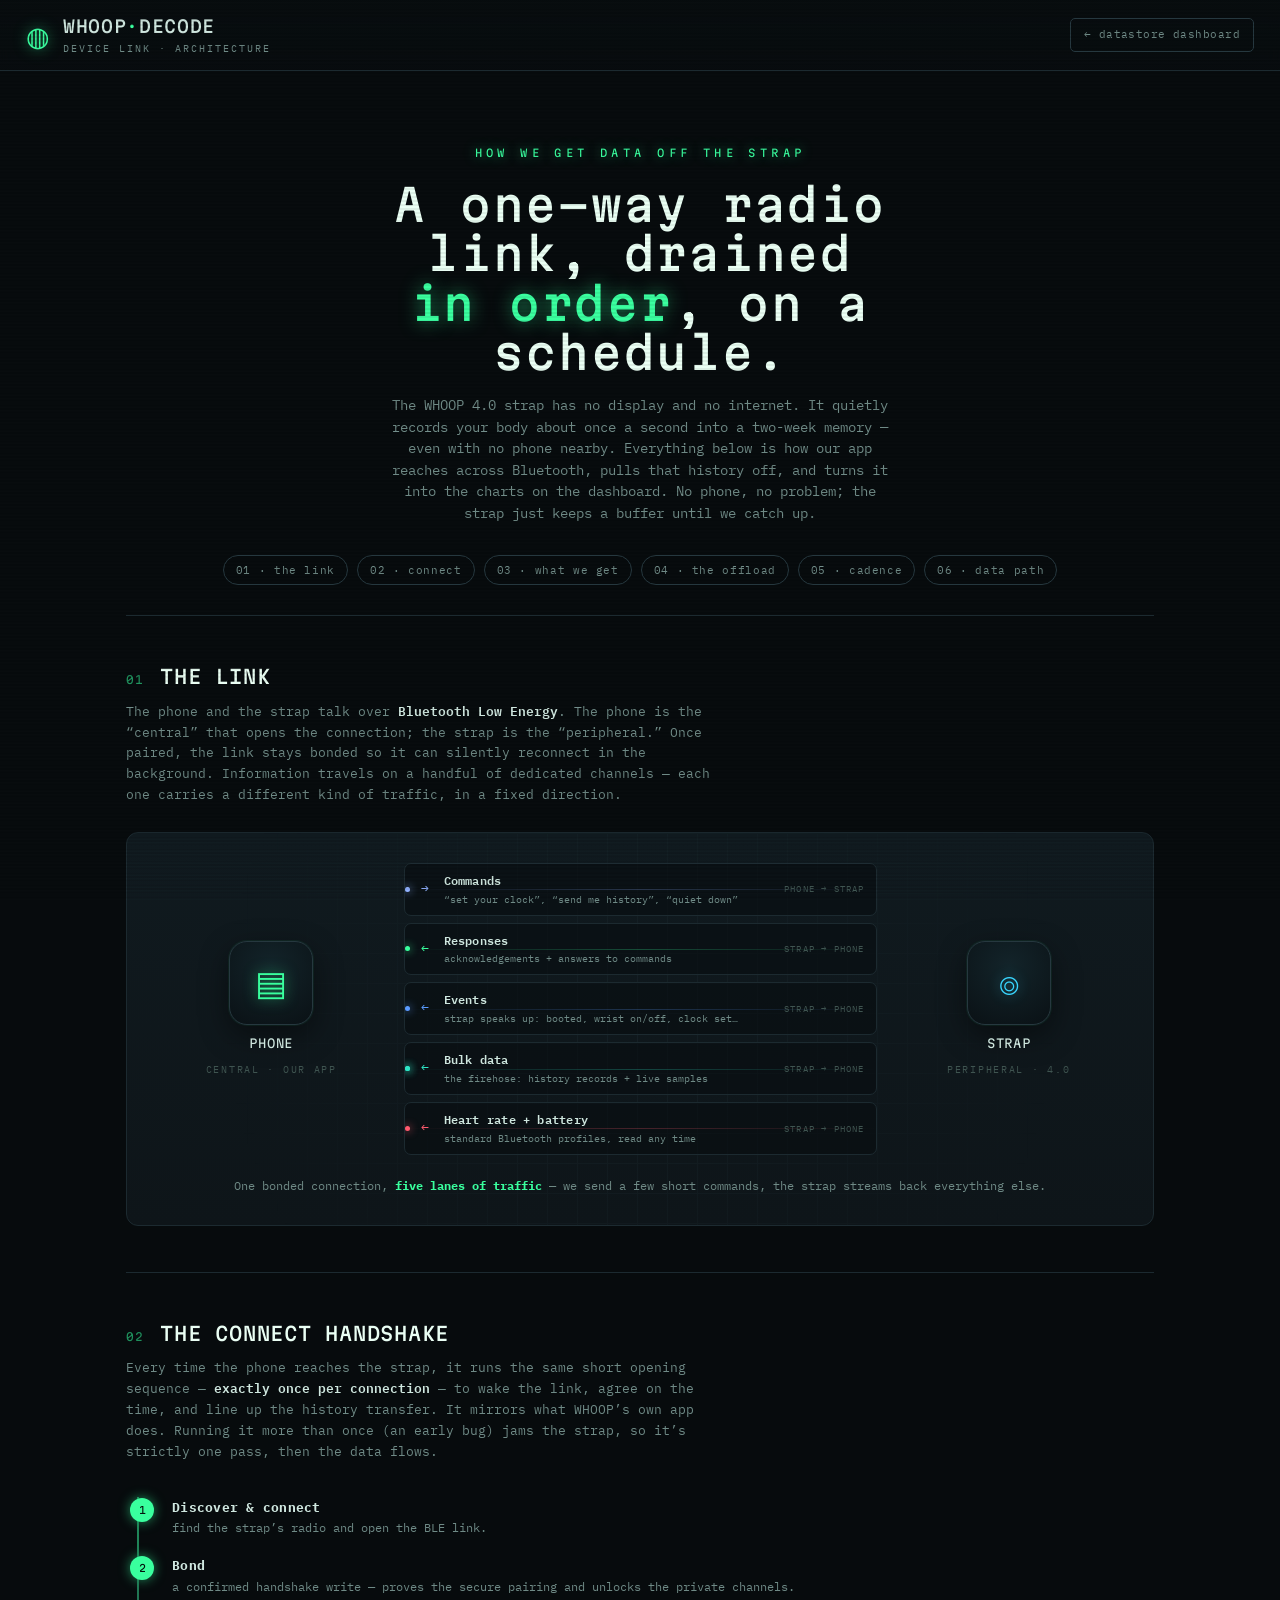
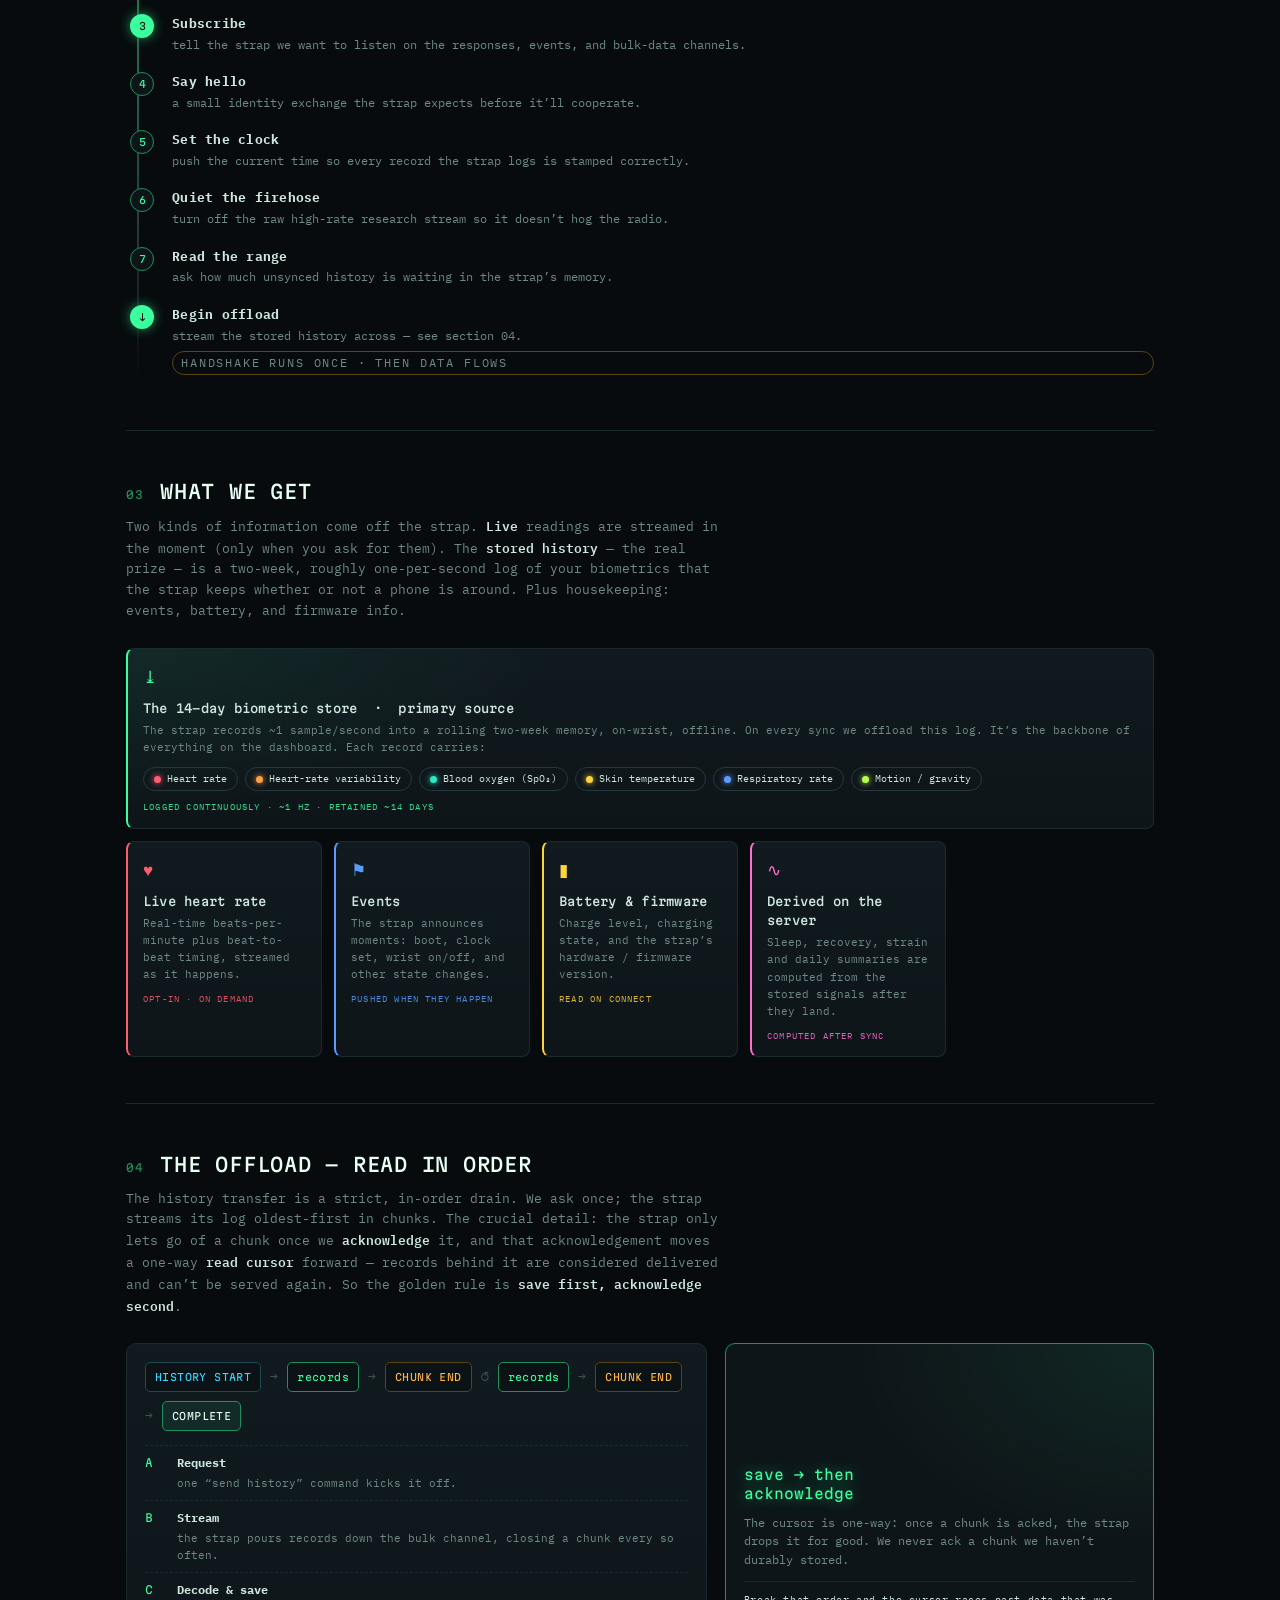
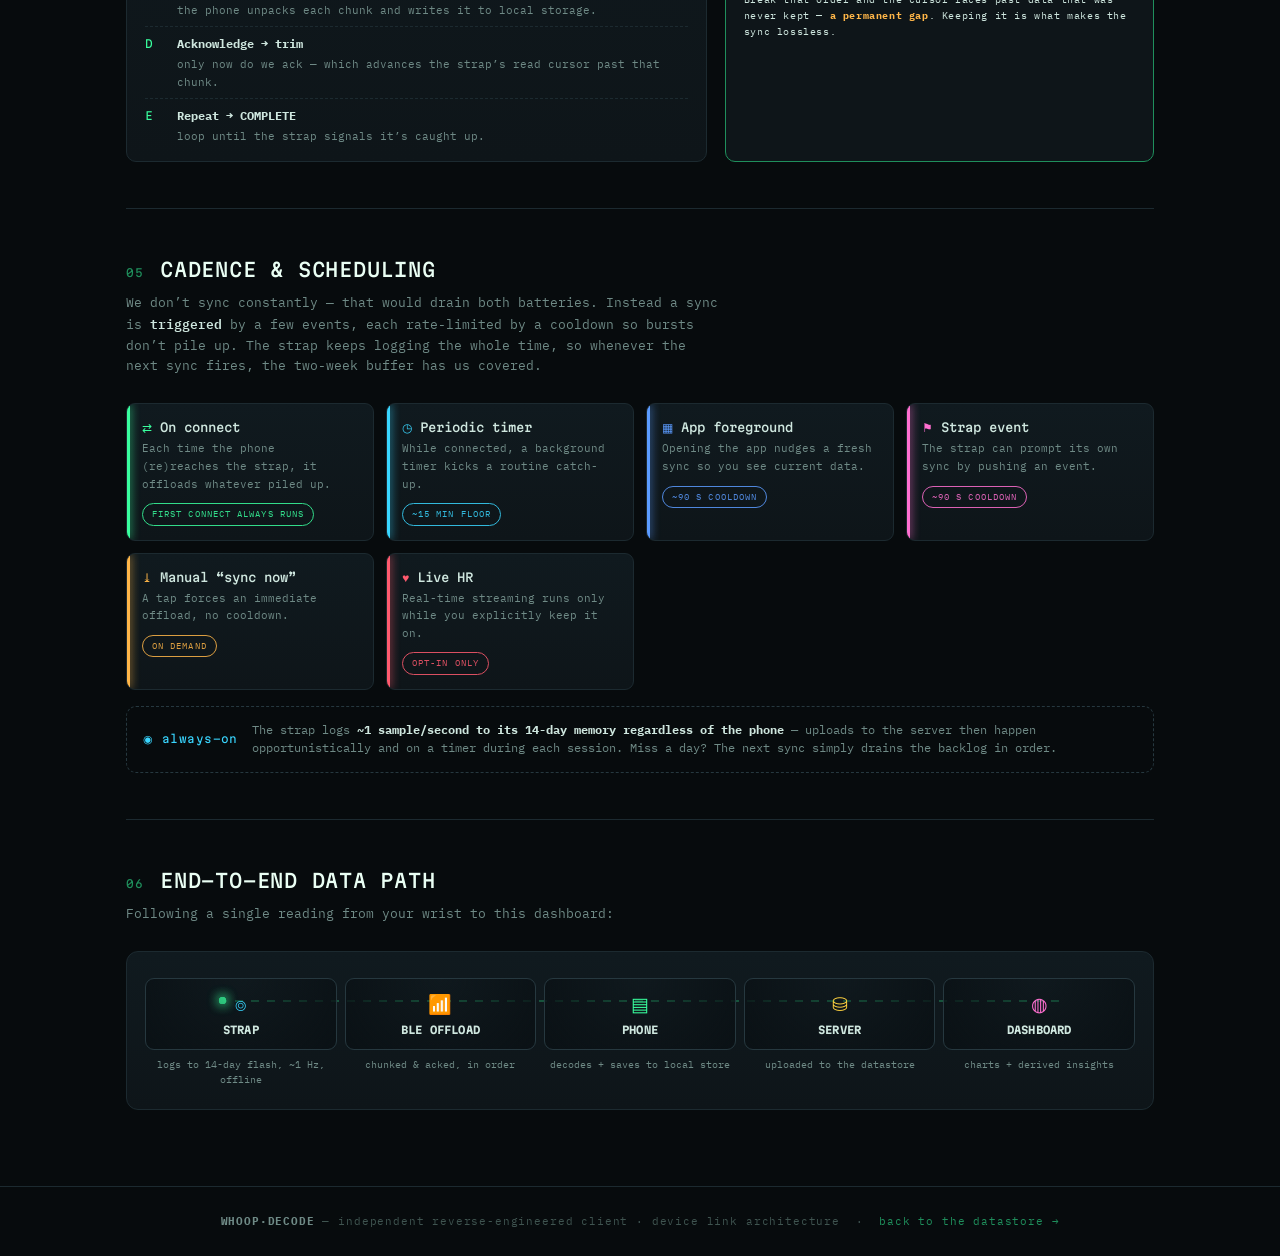
<file: server/ingest/app/static/architecture.html>
<!DOCTYPE html>
<html lang="en">
<head>
<meta charset="utf-8">
<meta name="viewport" content="width=device-width, initial-scale=1">
<title>WHOOP·DECODE — device link architecture</title>
<link rel="preconnect" href="https://fonts.googleapis.com">
<link rel="preconnect" href="https://fonts.gstatic.com" crossorigin>
<link href="https://fonts.googleapis.com/css2?family=Martian+Mono:wght@300;400;500;700&family=IBM+Plex+Mono:wght@400;500;600&display=swap" rel="stylesheet">
<style>
:root{
  --bg:#070b0d; --bg2:#0c1216; --panel:#0e1519; --panel2:#101a1f;
  --line:#1c2a30; --line2:#26383f;
  --ink:#cfe7df; --dim:#6f8a86; --faint:#3f5450;
  --phos:#39ff9e; --phos-dim:#1f8f5c; --amber:#ffb648; --red:#ff5a6e; --cyan:#39d6ff;
  --c-hr:#ff5a6e; --c-rr:#ff9f43; --c-accel:#b6ff4d; --c-ppg:#2ee6c6;
  --c-time:#39d6ff; --c-battery:#ffd23f; --c-event:#5b9bff; --c-meta:#ff6fd0; --c-cmd:#8fb0ff;
  --mono:"IBM Plex Mono",ui-monospace,monospace;
  --disp:"Martian Mono",ui-monospace,monospace;
}
*{box-sizing:border-box}
html{scroll-behavior:smooth}
html,body{margin:0}
body{
  background:
    radial-gradient(1200px 600px at 82% -8%, #0d2a22 0%, transparent 55%),
    radial-gradient(900px 520px at -10% 108%, #1a1306 0%, transparent 50%),
    var(--bg);
  color:var(--ink); font-family:var(--mono); font-size:13px; line-height:1.6;
  -webkit-font-smoothing:antialiased; overflow-x:hidden; min-height:100vh;
}
/* grain + scanlines for CRT atmosphere */
.grain{position:fixed;inset:0;pointer-events:none;z-index:999;opacity:.05;mix-blend-mode:overlay;
  background-image:repeating-linear-gradient(0deg,#fff 0 1px,transparent 1px 3px);}
.scan{position:fixed;inset:0;pointer-events:none;z-index:998;opacity:.35;
  background:repeating-linear-gradient(0deg,transparent 0 2px,rgba(0,0,0,.18) 2px 4px);}
::selection{background:var(--phos-dim);color:#03110b}
a{color:inherit;text-decoration:none}
h1,h2,h3{font-family:var(--disp);font-weight:500;letter-spacing:.04em;margin:0}

/* ---------- top bar ---------- */
.topbar{position:sticky;top:0;z-index:50;display:flex;justify-content:space-between;align-items:center;gap:24px;
  padding:13px 26px;border-bottom:1px solid var(--line);
  background:linear-gradient(180deg,rgba(8,13,15,.96),rgba(8,13,15,.82));backdrop-filter:blur(7px)}
.brand{display:flex;align-items:center;gap:13px}
.logo{font-size:27px;color:var(--phos);text-shadow:0 0 14px var(--phos-dim);animation:spin 9s linear infinite;display:inline-block}
@keyframes spin{to{transform:rotate(360deg)}}
.topbar h1{font-size:17px}.topbar h1 .sep{color:var(--phos)}
.tag{margin:1px 0 0;color:var(--dim);font-size:10px;letter-spacing:.2em;text-transform:uppercase}
.back{font-size:11px;color:var(--dim);border:1px solid var(--line2);padding:7px 13px;border-radius:5px;
  letter-spacing:.04em;transition:.16s;white-space:nowrap}
.back:hover{color:var(--phos);border-color:var(--phos-dim);box-shadow:0 0 0 1px var(--phos-dim) inset}

/* ---------- hero ---------- */
.hero{padding:74px 26px 30px;max-width:1080px;margin:0 auto;text-align:center;position:relative}
.kicker{font-family:var(--disp);font-size:10.5px;letter-spacing:.42em;text-transform:uppercase;color:var(--phos);
  text-shadow:0 0 12px var(--phos-dim)}
.hero h2{font-size:clamp(26px,5vw,44px);line-height:1.12;margin:18px auto 0;max-width:16ch;font-weight:500;color:#eafff4}
.hero h2 em{font-style:normal;color:var(--phos);text-shadow:0 0 18px var(--phos-dim)}
.hero p{margin:18px auto 0;max-width:62ch;color:var(--dim);font-size:13.5px}
.tocrow{display:flex;gap:9px;justify-content:center;flex-wrap:wrap;margin-top:30px}
.tocrow a{font-size:10.5px;letter-spacing:.06em;color:var(--dim);border:1px solid var(--line2);
  padding:6px 12px;border-radius:20px;transition:.16s}
.tocrow a:hover{color:var(--phos);border-color:var(--phos-dim);background:rgba(57,255,158,.05)}

/* ---------- section frame ---------- */
.wrap{max-width:1080px;margin:0 auto;padding:0 26px}
section.block{padding:46px 0;border-top:1px solid var(--line);scroll-margin-top:64px}
.sec-head{display:flex;align-items:baseline;gap:16px;margin-bottom:8px}
.sec-num{font-family:var(--disp);font-size:11px;color:var(--phos-dim);letter-spacing:.1em}
.sec-head h3{font-size:19px;color:#eafff4}
.sec-sub{color:var(--dim);max-width:74ch;margin:0 0 26px;font-size:13px}
.sec-sub b{color:var(--ink);font-weight:600}

/* reveal-on-scroll — hidden state scoped to .js so content is ALWAYS visible without JS */
.js .reveal{opacity:0;transform:translateY(16px);transition:opacity .7s cubic-bezier(.2,.7,.2,1),transform .7s cubic-bezier(.2,.7,.2,1)}
.reveal.in{opacity:1;transform:none}
@media (prefers-reduced-motion:reduce){.js .reveal{opacity:1;transform:none;transition:none}}

/* ---------- the link diagram (sec 01) ---------- */
.link-stage{position:relative;border:1px solid var(--line);border-radius:12px;
  background:linear-gradient(180deg,var(--panel2),var(--panel));
  padding:30px 26px;overflow:hidden}
.link-stage::before{content:"";position:absolute;inset:0;opacity:.5;
  background-image:linear-gradient(var(--line) 1px,transparent 1px),linear-gradient(90deg,var(--line) 1px,transparent 1px);
  background-size:30px 30px;-webkit-mask:radial-gradient(circle at 50% 45%,#000,transparent 75%);mask:radial-gradient(circle at 50% 45%,#000,transparent 75%)}
.link-grid{position:relative;display:grid;grid-template-columns:1fr minmax(280px,2fr) 1fr;align-items:center;gap:14px}
.node{display:flex;flex-direction:column;align-items:center;gap:9px;text-align:center}
.node .glyph{width:84px;height:84px;border-radius:18px;display:grid;place-items:center;font-size:34px;
  border:1px solid var(--line2);background:radial-gradient(circle at 50% 30%,#13242a,#0a1115);
  box-shadow:0 0 0 1px rgba(57,255,158,.06),0 10px 30px rgba(0,0,0,.45)}
.node.phone .glyph{color:var(--phos);text-shadow:0 0 14px var(--phos-dim)}
.node.strap .glyph{color:var(--cyan);text-shadow:0 0 14px rgba(57,214,255,.4)}
.node .name{font-family:var(--disp);font-size:12px;letter-spacing:.06em;color:var(--ink)}
.node .role{font-size:9.5px;letter-spacing:.18em;text-transform:uppercase;color:var(--faint)}
.channels{display:flex;flex-direction:column;gap:7px;min-width:0}
.chan{position:relative;display:grid;grid-template-columns:18px 1fr auto;align-items:center;gap:10px;
  border:1px solid var(--line);border-radius:7px;padding:7px 11px;background:rgba(8,13,15,.6);overflow:hidden}
.chan .wire{position:absolute;left:0;right:0;top:50%;height:1px;background:linear-gradient(90deg,transparent,var(--cw,var(--phos-dim)),transparent);opacity:.25}
.chan .pulse{position:absolute;top:50%;width:5px;height:5px;border-radius:50%;margin-top:-2.5px;
  background:var(--cw,var(--phos));box-shadow:0 0 8px var(--cw,var(--phos));
  animation:flow var(--dur,2.6s) linear infinite;animation-delay:var(--d,0s)}
.chan.rev .pulse{animation-name:flowrev}
@keyframes flow{from{left:-4%;opacity:0}10%{opacity:1}90%{opacity:1}to{left:104%;opacity:0}}
@keyframes flowrev{from{left:104%;opacity:0}10%{opacity:1}90%{opacity:1}to{left:-4%;opacity:0}}
.chan .dir{font-size:13px;color:var(--cw,var(--phos));z-index:1;text-align:center}
.chan .lbl{z-index:1;min-width:0}
.chan .lbl b{font-size:11.5px;color:var(--ink);font-weight:600;letter-spacing:.02em}
.chan .lbl span{display:block;font-size:10px;color:var(--dim)}
.chan .tagk{z-index:1;font-size:8.5px;letter-spacing:.14em;text-transform:uppercase;color:var(--faint);white-space:nowrap}
.link-foot{position:relative;margin-top:22px;text-align:center;color:var(--dim);font-size:11.5px}
.link-foot b{color:var(--phos)}

/* ---------- lifecycle timeline (sec 02) ---------- */
.life{position:relative;margin-top:6px;padding-left:4px}
.life::before{content:"";position:absolute;left:11px;top:8px;bottom:8px;width:2px;
  background:linear-gradient(180deg,var(--phos-dim),var(--line2) 70%,transparent)}
.step{position:relative;display:grid;grid-template-columns:26px 1fr;gap:16px;padding:9px 0}
.step .dot{position:relative;z-index:1;width:24px;height:24px;border-radius:50%;display:grid;place-items:center;
  font-family:var(--disp);font-size:10px;color:#03110b;background:var(--phos);box-shadow:0 0 12px var(--phos-dim)}
.step.minor .dot{background:var(--panel);color:var(--phos);border:1px solid var(--phos-dim);box-shadow:none}
.step .body b{font-size:13px;color:var(--ink);letter-spacing:.02em}
.step .body span{display:block;color:var(--dim);font-size:11.5px;margin-top:1px}
.once{display:inline-block;margin-left:9px;font-size:8.5px;letter-spacing:.16em;text-transform:uppercase;
  color:var(--amber);border:1px solid #5a4416;border-radius:20px;padding:2px 8px;vertical-align:middle}

/* ---------- data cards (sec 03) ---------- */
.cards{display:grid;grid-template-columns:repeat(auto-fit,minmax(186px,1fr));gap:12px}
.card{border:1px solid var(--line);border-left:2px solid var(--ca,var(--phos));border-radius:8px;
  background:linear-gradient(180deg,var(--panel2),var(--panel));padding:15px 15px 14px;transition:.18s}
.card:hover{transform:translateY(-2px);border-color:var(--line2);box-shadow:0 10px 26px rgba(0,0,0,.4)}
.card .ico{font-size:17px;color:var(--ca,var(--phos))}
.card h4{font-family:var(--disp);font-size:12px;font-weight:500;margin:8px 0 4px;color:var(--ink);letter-spacing:.02em}
.card p{margin:0;font-size:11px;color:var(--dim);line-height:1.55}
.card .freq{margin-top:9px;font-size:8.5px;letter-spacing:.14em;text-transform:uppercase;color:var(--ca,var(--phos));opacity:.85}
.card.primary{border-left-width:2px;background:radial-gradient(420px 160px at 0% 0%,rgba(57,255,158,.07),transparent),linear-gradient(180deg,var(--panel2),var(--panel))}
.card.wide{grid-column:1/-1}
.subgrid{display:flex;gap:7px;flex-wrap:wrap;margin-top:11px}
.chip{font-size:10px;color:var(--ink);border:1px solid var(--line2);border-radius:20px;padding:3px 10px;
  display:inline-flex;align-items:center;gap:6px}
.chip i{width:7px;height:7px;border-radius:50%;background:var(--cd,var(--phos));box-shadow:0 0 6px var(--cd,var(--phos))}

/* ---------- offload loop (sec 04) ---------- */
.loop{display:grid;grid-template-columns:1.15fr .85fr;gap:18px;align-items:stretch}
@media(max-width:760px){.loop{grid-template-columns:1fr}}
.loop-flow{border:1px solid var(--line);border-radius:10px;background:linear-gradient(180deg,var(--panel2),var(--panel));padding:18px 18px 8px;position:relative;overflow:hidden}
.frame-row{display:flex;align-items:center;gap:9px;flex-wrap:wrap;margin-bottom:14px}
.tok{font-family:var(--disp);font-size:10px;letter-spacing:.04em;border:1px solid var(--line2);border-radius:5px;
  padding:6px 9px;color:var(--dim);background:rgba(8,13,15,.55);white-space:nowrap}
.tok.start{color:var(--cyan);border-color:#1d4954}
.tok.rec{color:var(--phos);border-color:var(--phos-dim)}
.tok.end{color:var(--amber);border-color:#5a4416}
.tok.done{color:#eafff4;border-color:var(--phos-dim);background:rgba(57,255,158,.08)}
.arrowm{color:var(--faint)}
.loopstep{display:grid;grid-template-columns:20px 1fr;gap:12px;padding:7px 0;border-top:1px dashed var(--line)}
.loopstep:first-of-type{border-top:none}
.loopstep .k{font-family:var(--disp);color:var(--phos);font-size:11px}
.loopstep b{font-size:12px;color:var(--ink)}
.loopstep span{display:block;color:var(--dim);font-size:11px;margin-top:1px}
.guard{border:1px solid var(--phos-dim);border-radius:10px;background:radial-gradient(300px 200px at 100% 0%,rgba(57,255,158,.08),transparent),var(--panel);
  padding:18px;display:flex;flex-direction:column;justify-content:center;gap:10px}
.guard .big{font-family:var(--disp);font-size:14px;color:var(--phos);line-height:1.4;text-shadow:0 0 14px var(--phos-dim)}
.guard p{margin:0;font-size:11.5px;color:var(--dim)}
.guard .rule{font-size:10px;letter-spacing:.06em;color:var(--ink);border-top:1px solid var(--line);padding-top:10px;margin-top:2px}
.guard .rule b{color:var(--amber)}

/* ---------- cadence (sec 05) ---------- */
.cadence{display:grid;grid-template-columns:repeat(auto-fit,minmax(220px,1fr));gap:12px}
.trigger{border:1px solid var(--line);border-radius:9px;background:linear-gradient(180deg,var(--panel2),var(--panel));padding:14px 15px;position:relative;overflow:hidden}
.trigger .bar{position:absolute;left:0;top:0;bottom:0;width:3px;background:var(--ct,var(--phos));box-shadow:0 0 10px var(--ct,var(--phos))}
.trigger h4{font-family:var(--disp);font-size:12px;font-weight:500;margin:0 0 3px;color:var(--ink);display:flex;align-items:center;gap:8px}
.trigger h4 .ic{color:var(--ct,var(--phos))}
.trigger p{margin:0;font-size:11px;color:var(--dim)}
.trigger .floor{margin-top:10px;font-size:9px;letter-spacing:.12em;text-transform:uppercase;color:var(--ct,var(--phos));
  border:1px solid currentColor;border-radius:20px;padding:3px 9px;display:inline-block;opacity:.85}
.always{margin-top:16px;border:1px dashed var(--line2);border-radius:10px;padding:14px 16px;display:flex;gap:14px;align-items:center;color:var(--dim);font-size:11.5px}
.always .pill{font-family:var(--disp);font-size:11px;color:var(--cyan);white-space:nowrap;letter-spacing:.04em}
.always b{color:var(--ink)}

/* ---------- end-to-end pipeline (sec 06) ---------- */
.pipe{position:relative;border:1px solid var(--line);border-radius:12px;
  background:linear-gradient(180deg,var(--panel2),var(--panel));padding:26px 18px 22px;overflow:hidden}
.pipe-track{display:grid;grid-template-columns:repeat(5,1fr);gap:8px;align-items:start;position:relative;z-index:2}
.stage{text-align:center;display:flex;flex-direction:column;align-items:center;gap:8px}
.stage .blk{width:100%;min-height:64px;border:1px solid var(--line2);border-radius:9px;display:flex;flex-direction:column;
  align-items:center;justify-content:center;gap:3px;background:radial-gradient(circle at 50% 0%,#12222800,#0a1115);
  padding:10px 8px}
.stage .blk .si{font-size:19px;color:var(--cs,var(--phos))}
.stage .blk b{font-family:var(--disp);font-size:10.5px;color:var(--ink);letter-spacing:.02em}
.stage small{color:var(--dim);font-size:10px;line-height:1.45}
.pipe-line{position:absolute;left:9%;right:9%;top:48px;height:2px;z-index:1;
  background:repeating-linear-gradient(90deg,var(--phos-dim) 0 8px,transparent 8px 16px);opacity:.5}
.pipe-pulse{position:absolute;top:48px;width:7px;height:7px;border-radius:50%;margin-top:-3px;left:9%;
  background:var(--phos);box-shadow:0 0 12px var(--phos);z-index:2;animation:pipeflow 4.4s cubic-bezier(.6,0,.4,1) infinite}
@keyframes pipeflow{0%{left:9%;opacity:0}6%{opacity:1}94%{opacity:1}100%{left:91%;opacity:0}}
@media(max-width:680px){.pipe-track{grid-template-columns:1fr;gap:18px}.pipe-line,.pipe-pulse{display:none}
  .stage{flex-direction:row;text-align:left;gap:12px}.stage .blk{min-height:0;flex-direction:row;gap:10px;justify-content:flex-start}}

/* ---------- footer ---------- */
.foot{border-top:1px solid var(--line);margin-top:30px;padding:26px;text-align:center;color:var(--faint);font-size:10.5px;letter-spacing:.08em}
.foot b{color:var(--dim)}
.foot a{color:var(--phos-dim)}
.foot a:hover{color:var(--phos)}
</style>
</head>
<body>
<div class="grain"></div><div class="scan"></div>

<header class="topbar">
  <div class="brand">
    <span class="logo">◍</span>
    <div>
      <h1>WHOOP<span class="sep">·</span>DECODE</h1>
      <p class="tag">device link · architecture</p>
    </div>
  </div>
  <a class="back" href="/">← datastore dashboard</a>
</header>

<div class="hero">
  <div class="kicker reveal">how we get data off the strap</div>
  <h2 class="reveal">A one-way radio link, drained <em>in order</em>, on a schedule.</h2>
  <p class="reveal">The WHOOP 4.0 strap has no display and no internet. It quietly records your body about
  once a second into a two-week memory — even with no phone nearby. Everything below is how our app
  reaches across Bluetooth, pulls that history off, and turns it into the charts on the dashboard.
  No phone, no problem; the strap just keeps a buffer until we catch up.</p>
  <div class="tocrow reveal">
    <a href="#link">01 · the link</a>
    <a href="#connect">02 · connect</a>
    <a href="#data">03 · what we get</a>
    <a href="#offload">04 · the offload</a>
    <a href="#cadence">05 · cadence</a>
    <a href="#path">06 · data path</a>
  </div>
</div>

<div class="wrap">

  <!-- 01 — THE LINK -->
  <section class="block" id="link">
    <div class="sec-head reveal"><span class="sec-num">01</span><h3>THE LINK</h3></div>
    <p class="sec-sub reveal">The phone and the strap talk over <b>Bluetooth Low Energy</b>. The phone is the
    “central” that opens the connection; the strap is the “peripheral.” Once paired, the link stays bonded so it
    can silently reconnect in the background. Information travels on a handful of dedicated channels — each one
    carries a different kind of traffic, in a fixed direction.</p>

    <div class="link-stage reveal">
      <div class="link-grid">
        <div class="node phone">
          <div class="glyph">▤</div>
          <div class="name">PHONE</div>
          <div class="role">central · our app</div>
        </div>

        <div class="channels">
          <div class="chan" style="--cw:var(--c-cmd)">
            <span class="wire"></span><span class="pulse" style="--dur:2.4s;--d:0s"></span>
            <span class="dir">→</span>
            <span class="lbl"><b>Commands</b><span>“set your clock”, “send me history”, “quiet down”</span></span>
            <span class="tagk">phone → strap</span>
          </div>
          <div class="chan rev" style="--cw:var(--phos)">
            <span class="wire"></span><span class="pulse" style="--dur:2.6s;--d:.4s"></span>
            <span class="dir">←</span>
            <span class="lbl"><b>Responses</b><span>acknowledgements + answers to commands</span></span>
            <span class="tagk">strap → phone</span>
          </div>
          <div class="chan rev" style="--cw:var(--c-event)">
            <span class="wire"></span><span class="pulse" style="--dur:3.4s;--d:1.1s"></span>
            <span class="dir">←</span>
            <span class="lbl"><b>Events</b><span>strap speaks up: booted, wrist on/off, clock set…</span></span>
            <span class="tagk">strap → phone</span>
          </div>
          <div class="chan rev" style="--cw:var(--c-ppg)">
            <span class="wire"></span><span class="pulse" style="--dur:1.6s;--d:0s"></span><span class="pulse" style="--dur:1.6s;--d:.8s"></span>
            <span class="dir">←</span>
            <span class="lbl"><b>Bulk data</b><span>the firehose: history records + live samples</span></span>
            <span class="tagk">strap → phone</span>
          </div>
          <div class="chan rev" style="--cw:var(--c-hr)">
            <span class="wire"></span><span class="pulse" style="--dur:2.9s;--d:.6s"></span>
            <span class="dir">←</span>
            <span class="lbl"><b>Heart rate + battery</b><span>standard Bluetooth profiles, read any time</span></span>
            <span class="tagk">strap → phone</span>
          </div>
        </div>

        <div class="node strap">
          <div class="glyph">⌾</div>
          <div class="name">STRAP</div>
          <div class="role">peripheral · 4.0</div>
        </div>
      </div>
      <div class="link-foot">One bonded connection, <b>five lanes of traffic</b> — we send a few short commands, the strap streams back everything else.</div>
    </div>
  </section>

  <!-- 02 — CONNECT -->
  <section class="block" id="connect">
    <div class="sec-head reveal"><span class="sec-num">02</span><h3>THE CONNECT HANDSHAKE</h3></div>
    <p class="sec-sub reveal">Every time the phone reaches the strap, it runs the same short opening sequence —
    <b>exactly once per connection</b> — to wake the link, agree on the time, and line up the history transfer.
    It mirrors what WHOOP’s own app does. Running it more than once (an early bug) jams the strap, so it’s
    strictly one pass, then the data flows.</p>

    <div class="life reveal">
      <div class="step"><div class="dot">1</div><div class="body"><b>Discover &amp; connect</b><span>find the strap’s radio and open the BLE link.</span></div></div>
      <div class="step"><div class="dot">2</div><div class="body"><b>Bond</b><span>a confirmed handshake write — proves the secure pairing and unlocks the private channels.</span></div></div>
      <div class="step"><div class="dot">3</div><div class="body"><b>Subscribe</b><span>tell the strap we want to listen on the responses, events, and bulk-data channels.</span></div></div>
      <div class="step minor"><div class="dot">4</div><div class="body"><b>Say hello</b><span>a small identity exchange the strap expects before it’ll cooperate.</span></div></div>
      <div class="step minor"><div class="dot">5</div><div class="body"><b>Set the clock</b><span>push the current time so every record the strap logs is stamped correctly.</span></div></div>
      <div class="step minor"><div class="dot">6</div><div class="body"><b>Quiet the firehose</b><span>turn off the raw high-rate research stream so it doesn’t hog the radio.</span></div></div>
      <div class="step minor"><div class="dot">7</div><div class="body"><b>Read the range</b><span>ask how much unsynced history is waiting in the strap’s memory.</span></div></div>
      <div class="step"><div class="dot">↓</div><div class="body"><b>Begin offload</b><span class="">stream the stored history across — see section 04.</span><span class="once" style="margin-left:0;margin-top:6px">handshake runs once · then data flows</span></div></div>
    </div>
  </section>

  <!-- 03 — WHAT WE GET -->
  <section class="block" id="data">
    <div class="sec-head reveal"><span class="sec-num">03</span><h3>WHAT WE GET</h3></div>
    <p class="sec-sub reveal">Two kinds of information come off the strap. <b>Live</b> readings are streamed in the moment
    (only when you ask for them). The <b>stored history</b> — the real prize — is a two-week, roughly one-per-second
    log of your biometrics that the strap keeps whether or not a phone is around. Plus housekeeping: events, battery,
    and firmware info.</p>

    <div class="cards">
      <div class="card primary wide reveal" style="--ca:var(--phos)">
        <div class="ico">⤓</div>
        <h4>The 14-day biometric store &nbsp;·&nbsp; primary source</h4>
        <p>The strap records ~1 sample/second into a rolling two-week memory, on-wrist, offline. On every sync we
        offload this log. It’s the backbone of everything on the dashboard. Each record carries:</p>
        <div class="subgrid">
          <span class="chip" style="--cd:var(--c-hr)"><i></i>Heart rate</span>
          <span class="chip" style="--cd:var(--c-rr)"><i></i>Heart-rate variability</span>
          <span class="chip" style="--cd:var(--c-ppg)"><i></i>Blood oxygen (SpO₂)</span>
          <span class="chip" style="--cd:var(--c-battery)"><i></i>Skin temperature</span>
          <span class="chip" style="--cd:var(--c-event)"><i></i>Respiratory rate</span>
          <span class="chip" style="--cd:var(--c-accel)"><i></i>Motion / gravity</span>
        </div>
        <div class="freq">logged continuously · ~1 Hz · retained ~14 days</div>
      </div>

      <div class="card reveal" style="--ca:var(--c-hr)">
        <div class="ico">♥</div>
        <h4>Live heart rate</h4>
        <p>Real-time beats-per-minute plus beat-to-beat timing, streamed as it happens.</p>
        <div class="freq">opt-in · on demand</div>
      </div>
      <div class="card reveal" style="--ca:var(--c-event)">
        <div class="ico">⚑</div>
        <h4>Events</h4>
        <p>The strap announces moments: boot, clock set, wrist on/off, and other state changes.</p>
        <div class="freq">pushed when they happen</div>
      </div>
      <div class="card reveal" style="--ca:var(--c-battery)">
        <div class="ico">▮</div>
        <h4>Battery &amp; firmware</h4>
        <p>Charge level, charging state, and the strap’s hardware / firmware version.</p>
        <div class="freq">read on connect</div>
      </div>
      <div class="card reveal" style="--ca:var(--c-meta)">
        <div class="ico">∿</div>
        <h4>Derived on the server</h4>
        <p>Sleep, recovery, strain and daily summaries are computed from the stored signals after they land.</p>
        <div class="freq">computed after sync</div>
      </div>
    </div>
  </section>

  <!-- 04 — THE OFFLOAD -->
  <section class="block" id="offload">
    <div class="sec-head reveal"><span class="sec-num">04</span><h3>THE OFFLOAD — READ IN ORDER</h3></div>
    <p class="sec-sub reveal">The history transfer is a strict, in-order drain. We ask once; the strap streams its
    log oldest-first in chunks. The crucial detail: the strap only lets go of a chunk once we <b>acknowledge</b> it,
    and that acknowledgement moves a one-way <b>read cursor</b> forward — records behind it are considered delivered
    and can’t be served again. So the golden rule is <b>save first, acknowledge second</b>.</p>

    <div class="loop reveal">
      <div class="loop-flow">
        <div class="frame-row">
          <span class="tok start">HISTORY&nbsp;START</span><span class="arrowm">→</span>
          <span class="tok rec">records</span><span class="arrowm">→</span>
          <span class="tok end">CHUNK&nbsp;END</span><span class="arrowm">↺</span>
          <span class="tok rec">records</span><span class="arrowm">→</span>
          <span class="tok end">CHUNK&nbsp;END</span><span class="arrowm">→</span>
          <span class="tok done">COMPLETE</span>
        </div>
        <div class="loopstep"><span class="k">A</span><div><b>Request</b><span>one “send history” command kicks it off.</span></div></div>
        <div class="loopstep"><span class="k">B</span><div><b>Stream</b><span>the strap pours records down the bulk channel, closing a chunk every so often.</span></div></div>
        <div class="loopstep"><span class="k">C</span><div><b>Decode &amp; save</b><span>the phone unpacks each chunk and writes it to local storage.</span></div></div>
        <div class="loopstep"><span class="k">D</span><div><b>Acknowledge → trim</b><span>only now do we ack — which advances the strap’s read cursor past that chunk.</span></div></div>
        <div class="loopstep"><span class="k">E</span><div><b>Repeat → COMPLETE</b><span>loop until the strap signals it’s caught up.</span></div></div>
      </div>
      <div class="guard">
        <div class="big">save → then<br>acknowledge</div>
        <p>The cursor is one-way: once a chunk is acked, the strap drops it for good. We never ack a chunk we
        haven’t durably stored.</p>
        <div class="rule">Break that order and the cursor races past data that was never kept — <b>a permanent gap</b>. Keeping it is what makes the sync lossless.</div>
      </div>
    </div>
  </section>

  <!-- 05 — CADENCE -->
  <section class="block" id="cadence">
    <div class="sec-head reveal"><span class="sec-num">05</span><h3>CADENCE &amp; SCHEDULING</h3></div>
    <p class="sec-sub reveal">We don’t sync constantly — that would drain both batteries. Instead a sync is <b>triggered</b>
    by a few events, each rate-limited by a cooldown so bursts don’t pile up. The strap keeps logging the whole time,
    so whenever the next sync fires, the two-week buffer has us covered.</p>

    <div class="cadence">
      <div class="trigger reveal" style="--ct:var(--phos)">
        <span class="bar"></span>
        <h4><span class="ic">⇄</span> On connect</h4>
        <p>Each time the phone (re)reaches the strap, it offloads whatever piled up.</p>
        <span class="floor">first connect always runs</span>
      </div>
      <div class="trigger reveal" style="--ct:var(--cyan)">
        <span class="bar"></span>
        <h4><span class="ic">◷</span> Periodic timer</h4>
        <p>While connected, a background timer kicks a routine catch-up.</p>
        <span class="floor">~15 min floor</span>
      </div>
      <div class="trigger reveal" style="--ct:var(--c-event)">
        <span class="bar"></span>
        <h4><span class="ic">▦</span> App foreground</h4>
        <p>Opening the app nudges a fresh sync so you see current data.</p>
        <span class="floor">~90 s cooldown</span>
      </div>
      <div class="trigger reveal" style="--ct:var(--c-meta)">
        <span class="bar"></span>
        <h4><span class="ic">⚑</span> Strap event</h4>
        <p>The strap can prompt its own sync by pushing an event.</p>
        <span class="floor">~90 s cooldown</span>
      </div>
      <div class="trigger reveal" style="--ct:var(--amber)">
        <span class="bar"></span>
        <h4><span class="ic">⤓</span> Manual “sync now”</h4>
        <p>A tap forces an immediate offload, no cooldown.</p>
        <span class="floor">on demand</span>
      </div>
      <div class="trigger reveal" style="--ct:var(--c-hr)">
        <span class="bar"></span>
        <h4><span class="ic">♥</span> Live HR</h4>
        <p>Real-time streaming runs only while you explicitly keep it on.</p>
        <span class="floor">opt-in only</span>
      </div>
    </div>

    <div class="always reveal">
      <span class="pill">◉ always-on</span>
      <span>The strap logs <b>~1 sample/second to its 14-day memory regardless of the phone</b> — uploads to the
      server then happen opportunistically and on a timer during each session. Miss a day? The next sync simply
      drains the backlog in order.</span>
    </div>
  </section>

  <!-- 06 — DATA PATH -->
  <section class="block" id="path">
    <div class="sec-head reveal"><span class="sec-num">06</span><h3>END-TO-END DATA PATH</h3></div>
    <p class="sec-sub reveal">Following a single reading from your wrist to this dashboard:</p>

    <div class="pipe reveal">
      <div class="pipe-line"></div>
      <span class="pipe-pulse" style="animation-delay:0s"></span>
      <span class="pipe-pulse" style="animation-delay:1.5s"></span>
      <span class="pipe-pulse" style="animation-delay:3s"></span>
      <div class="pipe-track">
        <div class="stage"><div class="blk" style="--cs:var(--cyan)"><span class="si">⌾</span><b>STRAP</b></div><small>logs to 14-day flash, ~1 Hz, offline</small></div>
        <div class="stage"><div class="blk" style="--cs:var(--c-ppg)"><span class="si">📶</span><b>BLE OFFLOAD</b></div><small>chunked &amp; acked, in order</small></div>
        <div class="stage"><div class="blk" style="--cs:var(--phos)"><span class="si">▤</span><b>PHONE</b></div><small>decodes + saves to local store</small></div>
        <div class="stage"><div class="blk" style="--cs:var(--c-battery)"><span class="si">⛁</span><b>SERVER</b></div><small>uploaded to the datastore</small></div>
        <div class="stage"><div class="blk" style="--cs:var(--c-meta)"><span class="si">◍</span><b>DASHBOARD</b></div><small>charts + derived insights</small></div>
      </div>
    </div>
  </section>

</div>

<div class="foot">
  <b>WHOOP·DECODE</b> — independent reverse-engineered client · device link architecture &nbsp;·&nbsp;
  <a href="/">back to the datastore →</a>
</div>

<script>
// Enable the hidden-until-revealed state only when JS runs (progressive enhancement).
document.documentElement.classList.add('js');
// staggered reveal-on-scroll
const io = new IntersectionObserver((es)=>{
  es.forEach((e)=>{ if(e.isIntersecting){ const els=[...e.target.parentElement.querySelectorAll('.reveal')];
    e.target.style.transitionDelay = (els.indexOf(e.target)%4 * 70)+'ms'; e.target.classList.add('in'); io.unobserve(e.target);} });
},{threshold:.08, rootMargin:'0px 0px -6% 0px'});
document.querySelectorAll('.reveal').forEach(el=>io.observe(el));
// Failsafe: anything still hidden shortly after load (observer edge cases, no scroll) reveals anyway.
addEventListener('load',()=>setTimeout(()=>document.querySelectorAll('.reveal:not(.in)').forEach(el=>el.classList.add('in')),1500));
</script>
</body>
</html>
</file>
